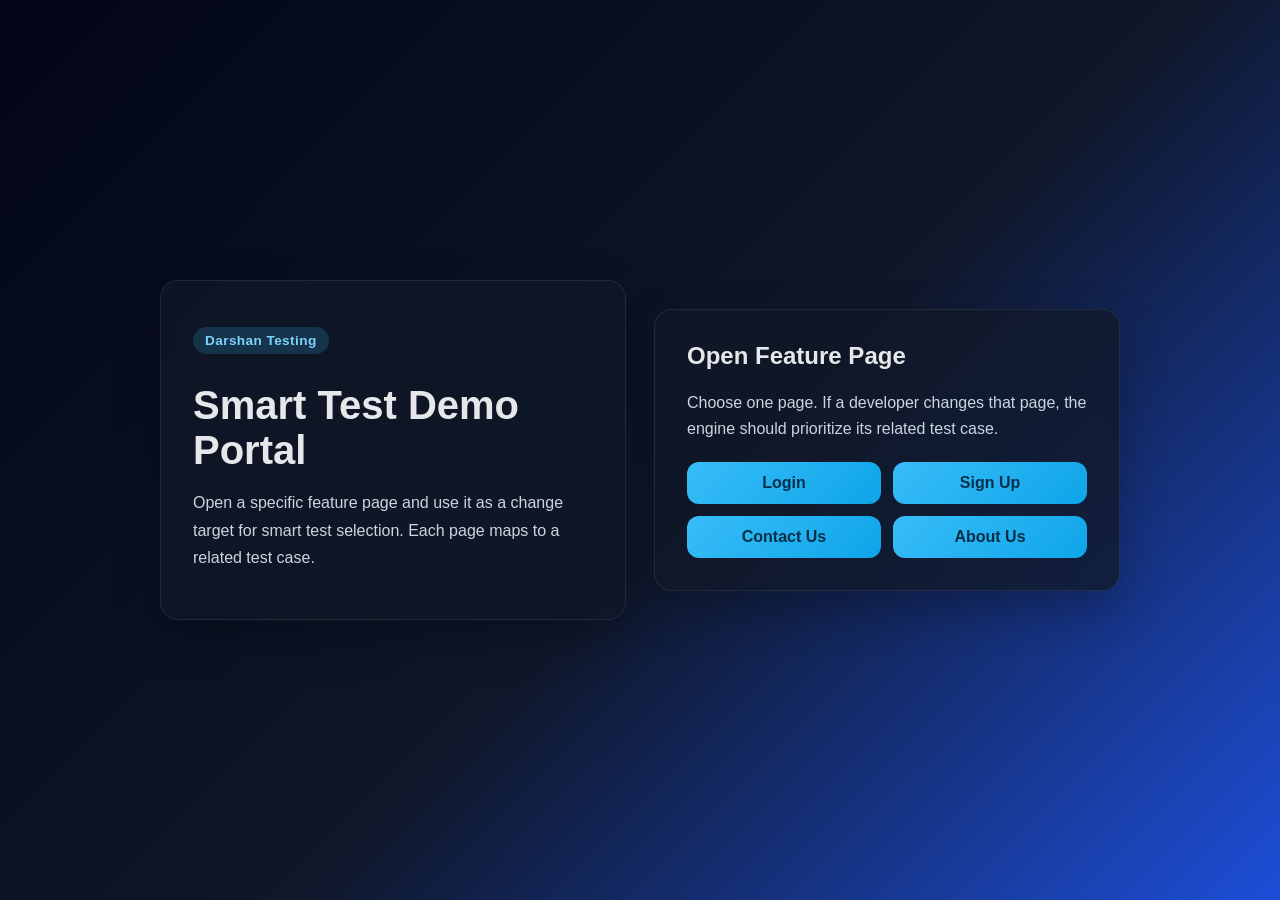
<file: index.html>
<!DOCTYPE html>
<html lang="en">
  <head>
    <meta charset="UTF-8" />
    <meta name="viewport" content="width=device-width, initial-scale=1.0" />
    <title>Darshan Testing</title>
    <link rel="stylesheet" href="style.css" />
  </head>
  <body>
    <div class="container">
      <div class="brand-panel">
        <p class="badge">Darshan Testing</p>
        <h1>Smart Test Demo Portal</h1>
        <p>
          Open a specific feature page and use it as a change target for smart
          test selection. Each page maps to a related test case.
        </p>
      </div>

      <div class="menu-card">
        <h2>Open Feature Page</h2>
        <p class="menu-note">
          Choose one page. If a developer changes that page, the engine should
          prioritize its related test case.
        </p>

        <div class="nav-grid">
          <a class="nav-link" href="login.html">Login</a>
          <a class="nav-link" href="signup.html">Sign Up</a>
          <a class="nav-link" href="contact.html">Contact Us</a>
          <a class="nav-link" href="about.html">About Us</a>
        </div>
      </div>
    </div>
  </body>
</html>
</file>
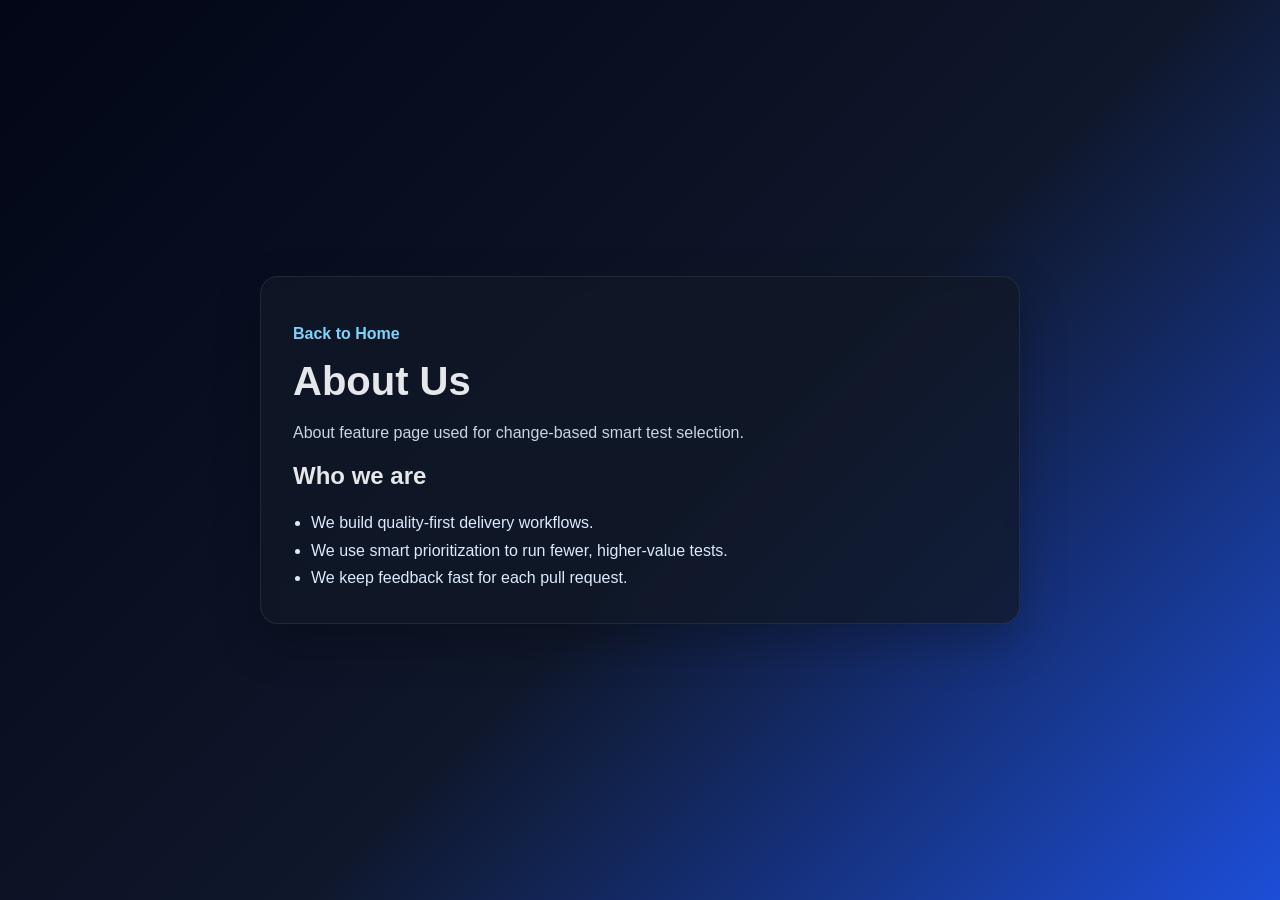
<file: about.html>
<!DOCTYPE html>
<html lang="en">
  <head>
    <meta charset="UTF-8" />
    <meta name="viewport" content="width=device-width, initial-scale=1.0" />
    <title>About Us | Darshan Testing</title>
    <link rel="stylesheet" href="style.css" />
  </head>
  <body>
    <main class="page-shell">
      <section class="page-card">
        <p><a class="back-link" href="index.html">Back to Home</a></p>
        <h1>About Us</h1>
        <p class="page-subtext">
          About feature page used for change-based smart test selection.
        </p>
        <h2>Who we are</h2>
        <ul class="info-list">
          <li>We build quality-first delivery workflows.</li>
          <li>We use smart prioritization to run fewer, higher-value tests.</li>
          <li>We keep feedback fast for each pull request.</li>
        </ul>
      </section>
    </main>
  </body>
</html>
</file>
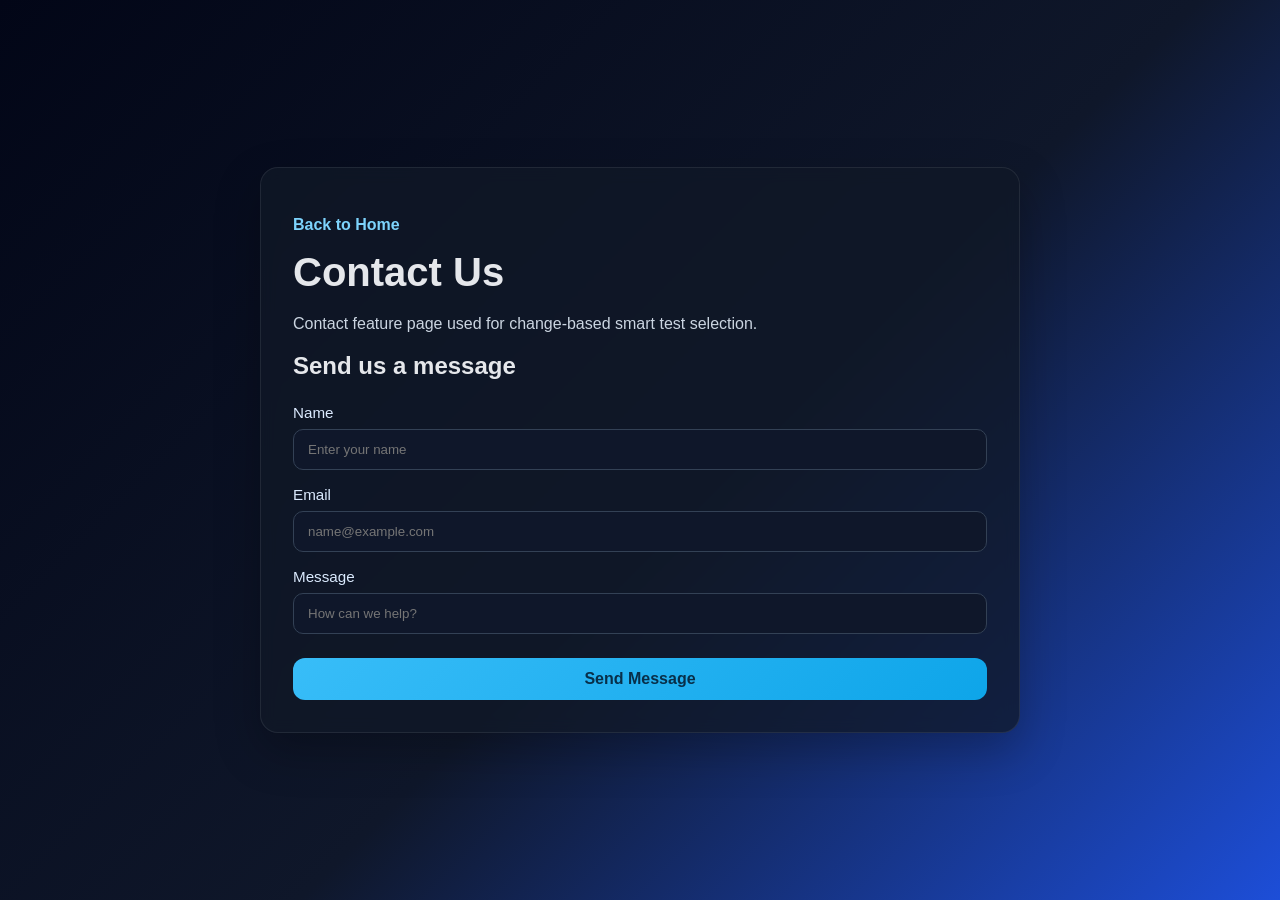
<file: contact.html>
<!DOCTYPE html>
<html lang="en">
  <head>
    <meta charset="UTF-8" />
    <meta name="viewport" content="width=device-width, initial-scale=1.0" />
    <title>Contact Us | Darshan Testing</title>
    <link rel="stylesheet" href="style.css" />
  </head>
  <body>
    <main class="page-shell">
      <section class="page-card">
        <p><a class="back-link" href="index.html">Back to Home</a></p>
        <h1>Contact Us</h1>
        <p class="page-subtext">
          Contact feature page used for change-based smart test selection.
        </p>

        <form class="auth-form active">
          <h2>Send us a message</h2>
          <label>
            Name
            <input type="text" placeholder="Enter your name" required />
          </label>
          <label>
            Email
            <input type="email" placeholder="name@example.com" required />
          </label>
          <label>
            Message
            <input type="text" placeholder="How can we help?" required />
          </label>
          <button type="submit">Send Message</button>
        </form>
      </section>
    </main>

    <script src="script.js"></script>
  </body>
</html>
</file>
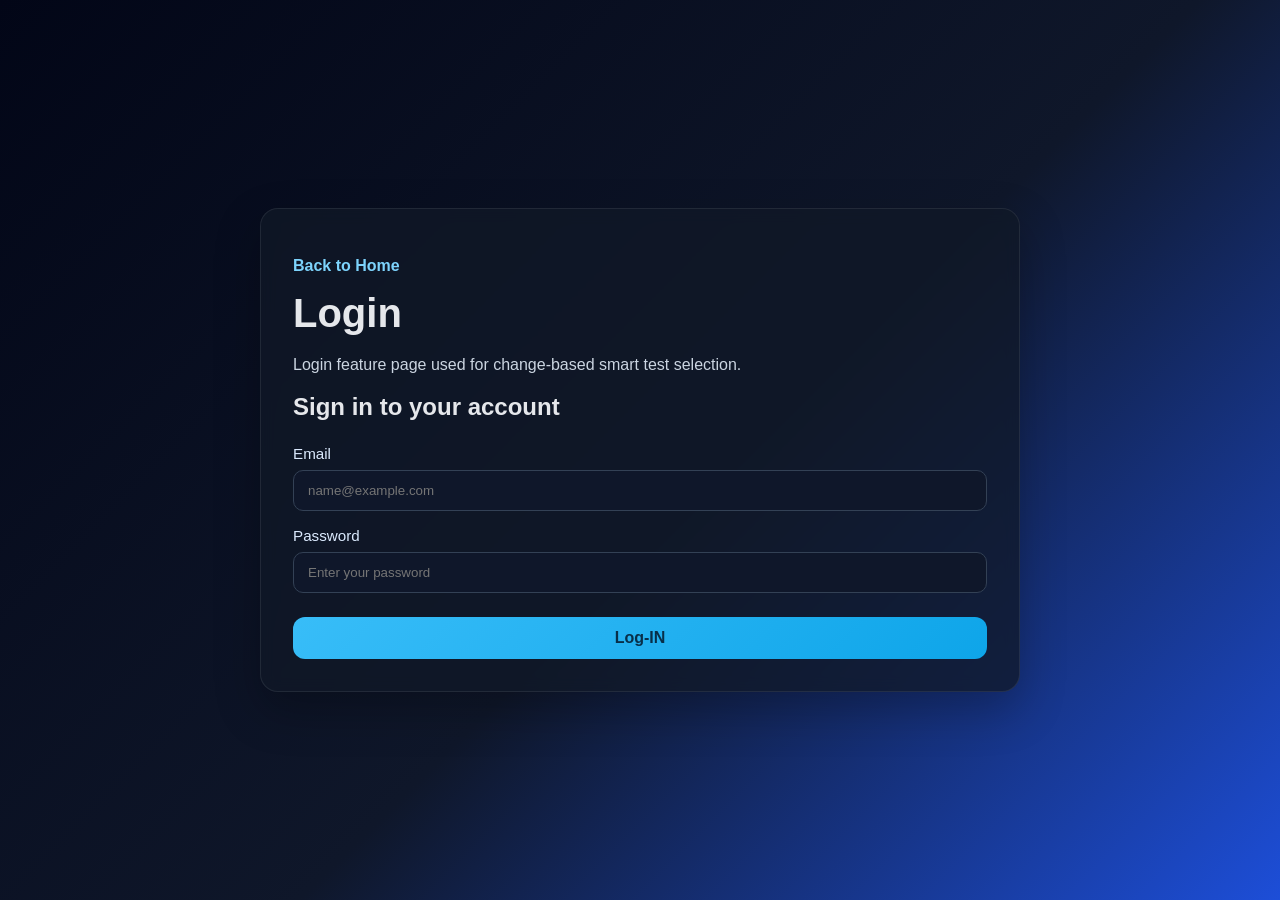
<file: login.html>
<!DOCTYPE html>
<html lang="en">
  <head>
    <meta charset="UTF-8" />
    <meta name="viewport" content="width=device-width, initial-scale=1.0" />
    <title>Login | Darshan Testing</title>
    <link rel="stylesheet" href="style.css" />
  </head>
  <body>
    <main class="page-shell">
      <section class="page-card">
        <p><a class="back-link" href="index.html">Back to Home</a></p>
        <h1>Login</h1>
        <p class="page-subtext">
          Login feature page used for change-based smart test selection.
        </p>

        <form class="auth-form active">
          <h2>Sign in to your account</h2>
          <label>
            Email
            <input type="email" placeholder="name@example.com" required />
          </label>
          <label>
            Password
            <input type="password" placeholder="Enter your password" required />
          </label>
          <button type="submit">Log-IN</button>
        </form>
      </section>
    </main>

    <script src="script.js"></script>
  </body>
</html>
</file>
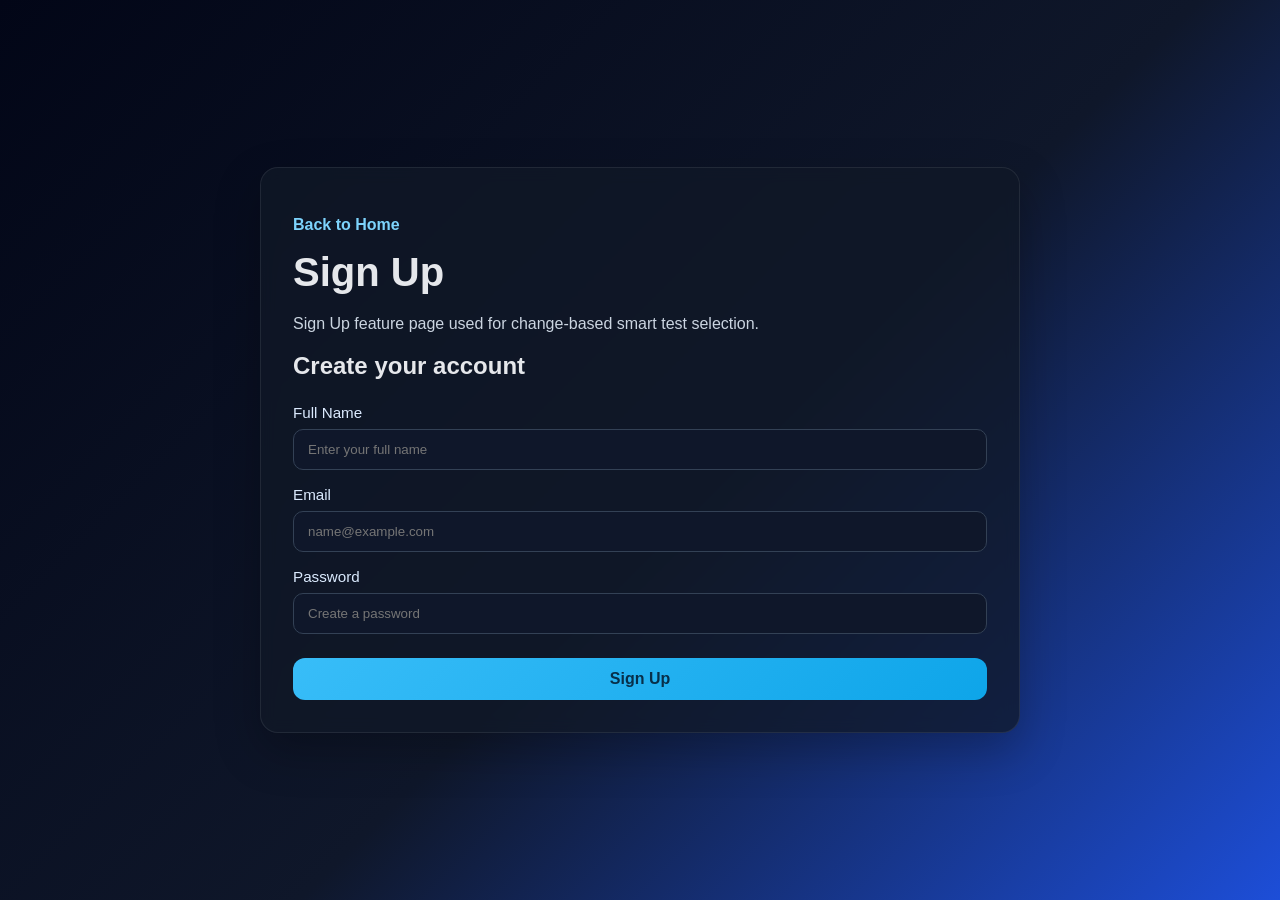
<file: signup.html>
<!DOCTYPE html>
<html lang="en">
  <head>
    <meta charset="UTF-8" />
    <meta name="viewport" content="width=device-width, initial-scale=1.0" />
    <title>Sign Up | Darshan Testing</title>
    <link rel="stylesheet" href="style.css" />
  </head>
  <body>
    <main class="page-shell">
      <section class="page-card">
        <p><a class="back-link" href="index.html">Back to Home</a></p>
        <h1>Sign Up</h1>
        <p class="page-subtext">
          Sign Up feature page used for change-based smart test selection.
        </p>

        <form class="auth-form active">
          <h2>Create your account</h2>
          <label>
            Full Name
            <input type="text" placeholder="Enter your full name" required />
          </label>
          <label>
            Email
            <input type="email" placeholder="name@example.com" required />
          </label>
          <label>
            Password
            <input type="password" placeholder="Create a password" required />
          </label>
          <button type="submit">Sign Up</button>
        </form>
      </section>
    </main>

    <script src="script.js"></script>
  </body>
</html>
</file>
<file: style.css>
:root {
  --bg: #0f172a;
  --panel: #111827;
  --card: #ffffff;
  --text: #e5e7eb;
  --accent: #38bdf8;
  --accent-strong: #0ea5e9;
  --border: #1f2937;
}

* {
  box-sizing: border-box;
}

body {
  margin: 0;
  min-height: 100vh;
  font-family: Arial, Helvetica, sans-serif;
  background: linear-gradient(135deg, #020617, #0f172a 55%, #1d4ed8);
  color: var(--text);
  display: grid;
  place-items: center;
  padding: 24px;
}

.container {
  width: min(100%, 960px);
  display: grid;
  grid-template-columns: repeat(2, minmax(0, 1fr));
  gap: 28px;
  align-items: center;
}

.brand-panel,
.auth-card {
  background: rgba(17, 24, 39, 0.75);
  border: 1px solid rgba(255, 255, 255, 0.08);
  border-radius: 18px;
  padding: 32px;
  box-shadow: 0 18px 45px rgba(0, 0, 0, 0.25);
  backdrop-filter: blur(8px);
}

.menu-card,
.page-card {
  background: rgba(17, 24, 39, 0.75);
  border: 1px solid rgba(255, 255, 255, 0.08);
  border-radius: 18px;
  padding: 32px;
  box-shadow: 0 18px 45px rgba(0, 0, 0, 0.25);
  backdrop-filter: blur(8px);
}

.badge {
  display: inline-block;
  padding: 6px 12px;
  border-radius: 999px;
  background: rgba(56, 189, 248, 0.18);
  color: #7dd3fc;
  font-size: 0.85rem;
  font-weight: 700;
  letter-spacing: 0.03em;
}

h1 {
  margin: 16px 0 10px;
  font-size: 2.5rem;
}

.brand-panel p:last-child {
  line-height: 1.7;
  color: #cbd5e1;
}

.menu-card h2,
.page-card h1,
.page-card h2 {
  margin-top: 0;
}

.menu-note,
.page-subtext {
  color: #cbd5e1;
  line-height: 1.6;
}

.nav-grid {
  margin-top: 20px;
  display: grid;
  grid-template-columns: repeat(2, minmax(0, 1fr));
  gap: 12px;
}

.nav-link {
  text-decoration: none;
  text-align: center;
  padding: 12px 16px;
  border-radius: 12px;
  font-weight: 700;
  background: linear-gradient(135deg, var(--accent), var(--accent-strong));
  color: #082f49;
}

.page-shell {
  width: min(100%, 760px);
}

.back-link {
  color: #7dd3fc;
  text-decoration: none;
  font-weight: 700;
}

.info-list {
  margin: 0;
  padding-left: 18px;
  line-height: 1.7;
  color: #dbeafe;
}

.tab-buttons {
  display: flex;
  gap: 12px;
  margin-bottom: 24px;
}

.tab {
  flex: 1;
  padding: 12px 16px;
  cursor: pointer;
  border: none;
  border-radius: 12px;
  font-size: 1rem;
  font-weight: 700;
  background: #1e293b;
  color: var(--text);
}

.tab.active {
  background: var(--accent);
  color: #082f49;
}

.auth-form {
  display: none;
  gap: 16px;
}

.auth-form.active {
  display: grid;
}

.auth-form h2 {
  margin: 0 0 8px;
}

label {
  display: grid;
  gap: 8px;
  font-size: 0.95rem;
  color: #dbeafe;
}

input {
  width: 100%;
  padding: 12px 14px;
  border-radius: 10px;
  border: 1px solid #334155;
  background: #0f172a;
  color: #fff;
  outline: none;
}

input:focus {
  border-color: var(--accent);
  box-shadow: 0 0 0 3px rgba(56, 189, 248, 0.2);
}

button[type="submit"] {
  margin-top: 8px;
  padding: 12px 16px;
  border: none;
  border-radius: 12px;
  background: linear-gradient(135deg, var(--accent), var(--accent-strong));
  color: #082f49;
  font-size: 1rem;
  font-weight: 800;
  cursor: pointer;
}

@media (max-width: 760px) {
  .container {
    grid-template-columns: 1fr;
  }

  .nav-grid {
    grid-template-columns: 1fr;
  }

  h1 {
    font-size: 2rem;
  }
}
</file>
